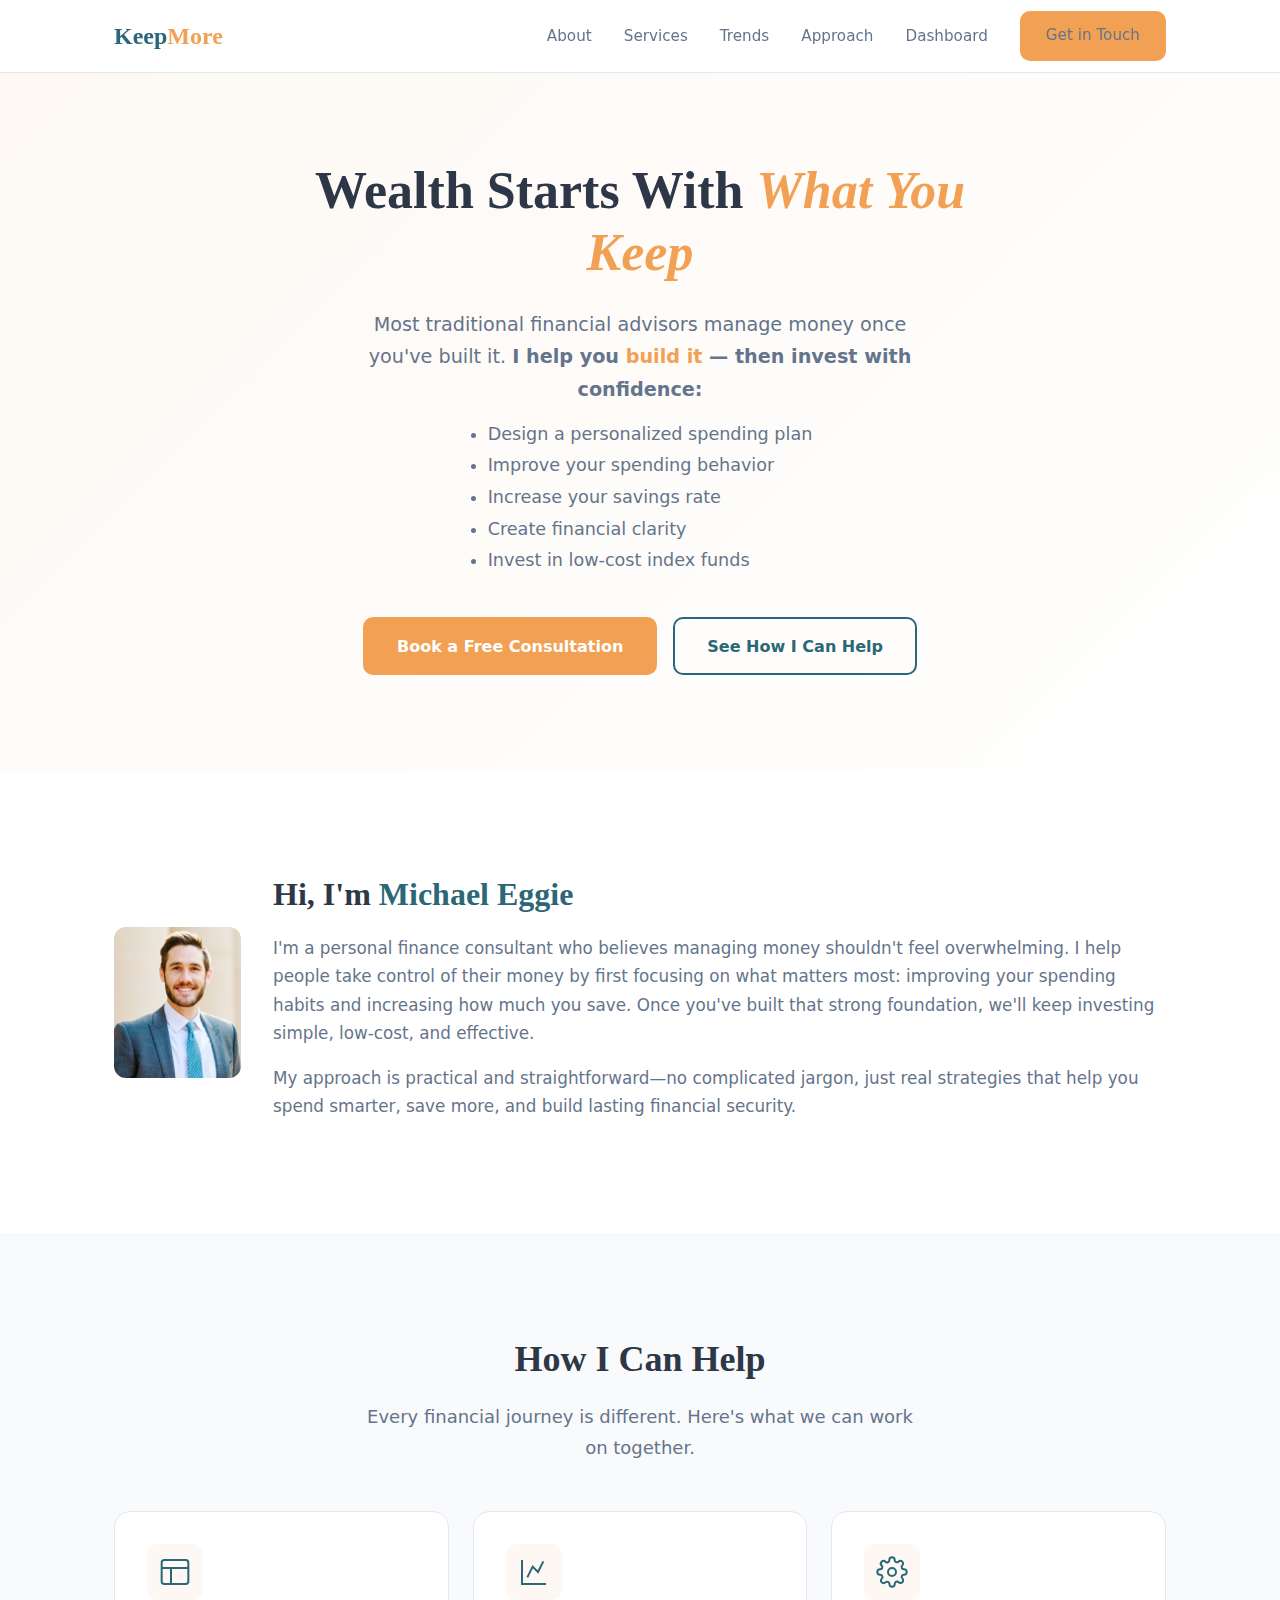
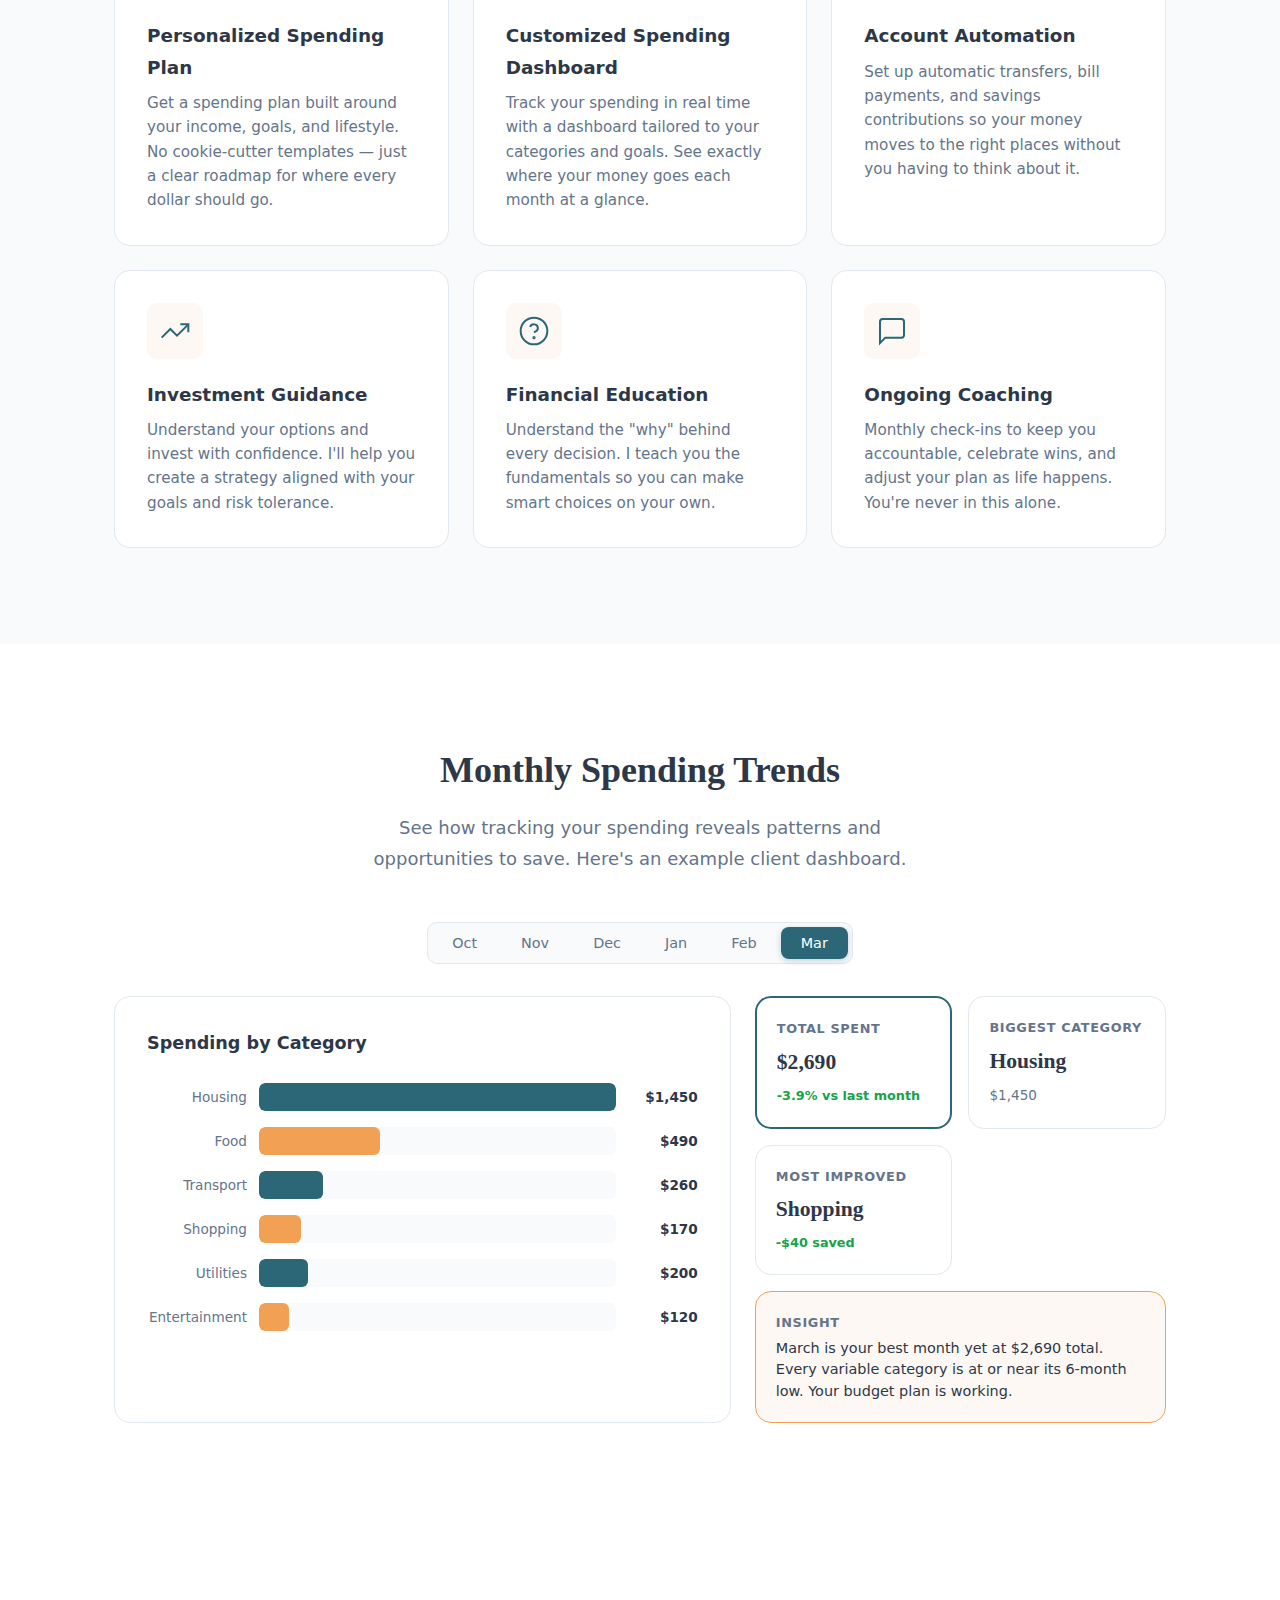
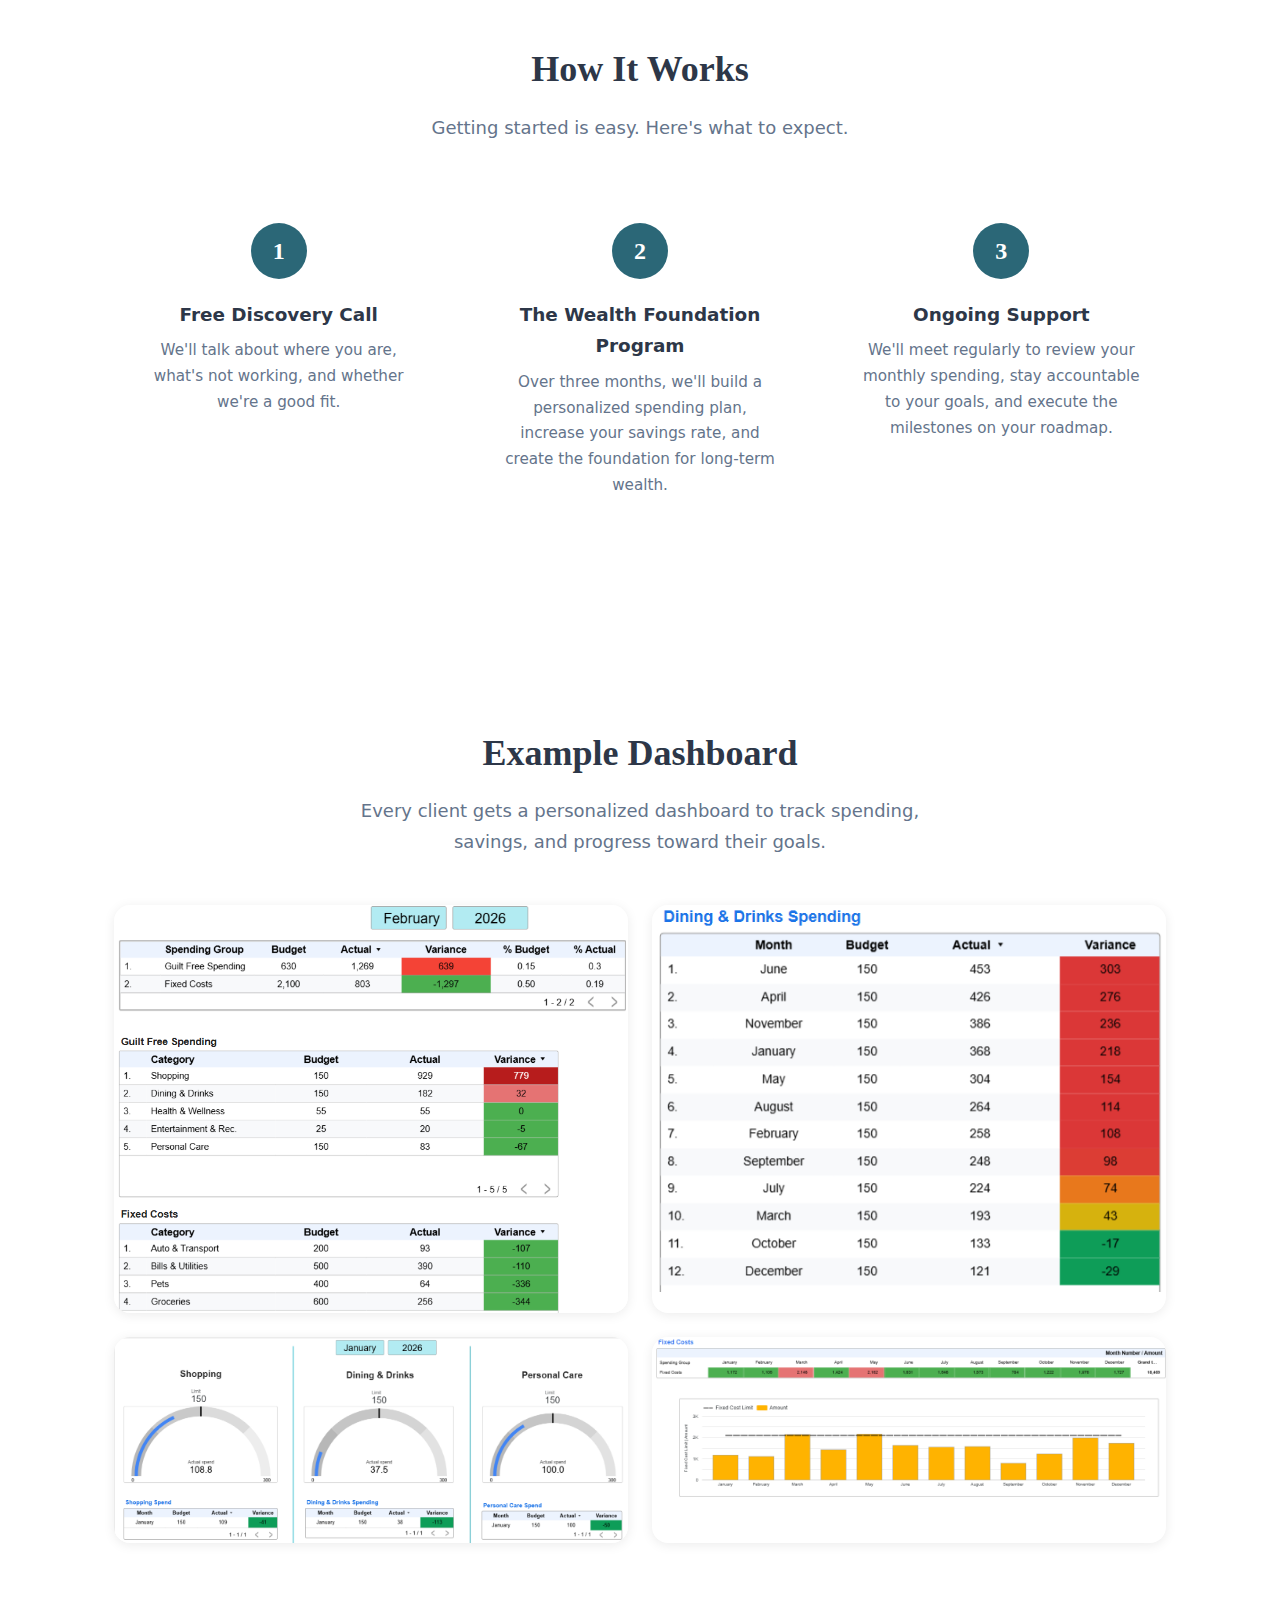
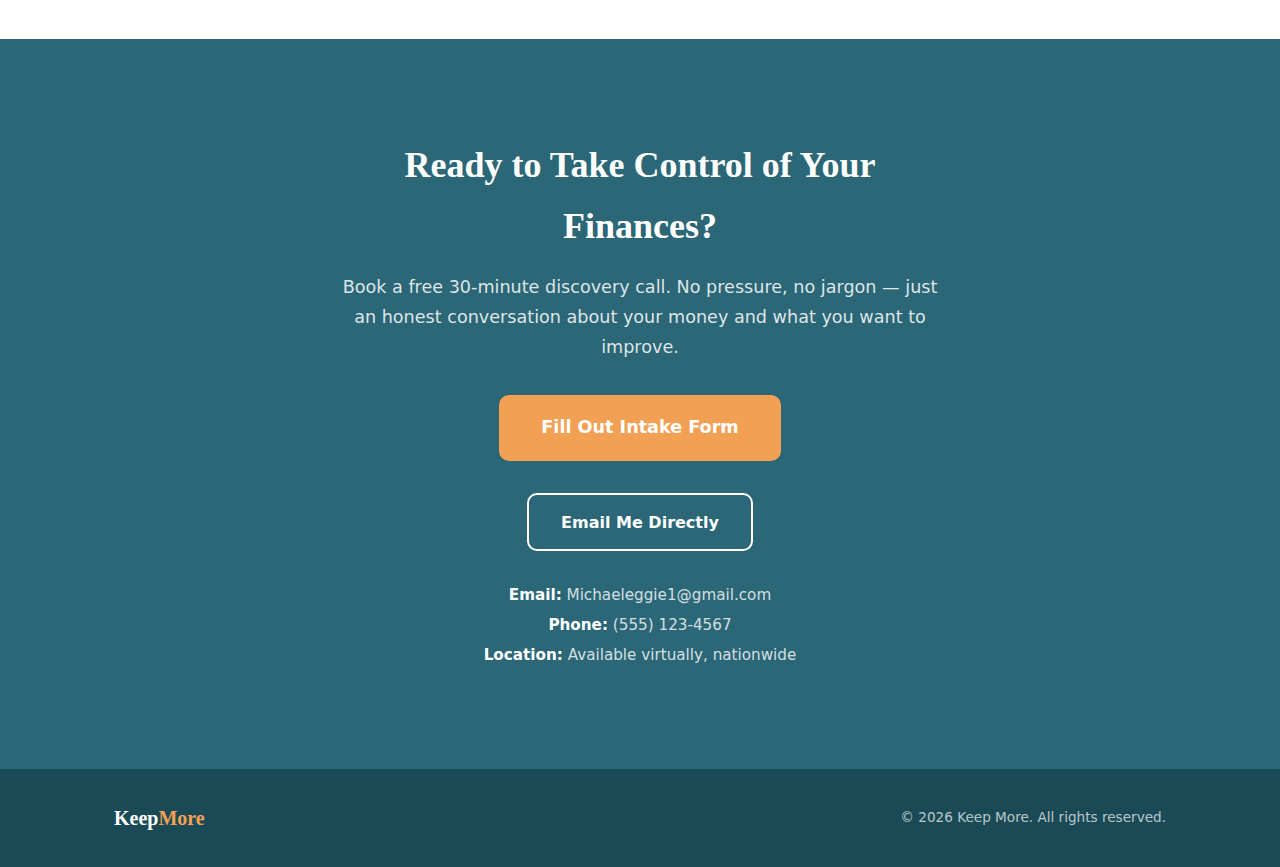
<file: index.html>
<!DOCTYPE html>
<html lang="en">
<head>
  <meta charset="UTF-8">
  <meta name="viewport" content="width=device-width, initial-scale=1.0">
  <title>Keep More — Personal Finance Consulting</title>
  <meta name="description" content="Keep More helps you take control of your money with personalized financial consulting. Budgeting, investing, debt management, and more.">
  <link rel="stylesheet" href="styles.css">
</head>
<body>

  <!-- Navigation -->
  <header class="header">
    <nav class="nav container">
      <a href="#" class="logo">Keep<span>More</span></a>
      <button class="nav-toggle" aria-label="Toggle navigation">
        <span></span>
        <span></span>
        <span></span>
      </button>
      <ul class="nav-links">
        <li><a href="#about">About</a></li>
        <li><a href="#services">Services</a></li>
        <li><a href="#spending-trends">Trends</a></li>
        <li><a href="#approach">Approach</a></li>
        <li><a href="#dashboard">Dashboard</a></li>

        <li><a href="#contact" class="btn btn-nav">Get in Touch</a></li>
      </ul>
    </nav>
  </header>

  <!-- Hero -->
  <section class="hero">
    <div class="container">
      <h1>Wealth Starts With <em>What You Keep</em></h1>
      <p class="hero-subtitle">
        Most traditional financial advisors manage money once you've built it. <strong>I help you <span class="text-accent">build it</span> — then invest with confidence:</strong>
      </p>
      <ul class="hero-list">
        <li>Design a personalized spending plan</li>
        <li>Improve your spending behavior</li>
        <li>Increase your savings rate</li>
        <li>Create financial clarity</li>
        <li>Invest in low-cost index funds</li>
      </ul>
      <div class="hero-actions">
        <a href="https://docs.google.com/forms/d/e/1FAIpQLSep8M1w9MT7LBPh0g2b52g4EGg_-ZR1tHstMb9JxGPubkHI6g/viewform?usp=dialog" target="_blank" class="btn btn-primary">Book a Free Consultation</a>
        <a href="#services" class="btn btn-outline">See How I Can Help</a>
      </div>
    </div>
  </section>

  <!-- About -->
  <section id="about" class="about">
    <div class="container about-grid">
      <div class="about-image">
        <img src="Headshot.png" alt="Headshot photo">
      </div>
      <div class="about-content">
        <h2>Hi, I'm <span class="highlight">Michael Eggie</span></h2>
        <p>I'm a personal finance consultant who believes managing money shouldn't feel overwhelming. I help people take control of their money by first focusing on what matters most: improving your spending habits and increasing how much you save. Once you've built that strong foundation, we'll keep investing simple, low-cost, and effective.</p>
        <p>My approach is practical and straightforward—no complicated jargon, just real strategies that help you spend smarter, save more, and build lasting financial security.</p>
      </div>
    </div>
  </section>

  <!-- Services -->
  <section id="services" class="services">
    <div class="container">
      <h2>How I Can Help</h2>
      <p class="section-subtitle">Every financial journey is different. Here's what we can work on together.</p>
      <div class="services-grid">
        <div class="service-card">
          <div class="service-icon">
            <svg viewBox="0 0 24 24" fill="none" stroke="currentColor" stroke-width="1.5" width="32" height="32">
              <rect x="2" y="3" width="20" height="18" rx="2"/>
              <path d="M2 9h20M9 21V9"/>
            </svg>
          </div>
          <h3>Personalized Spending Plan</h3>
          <p>Get a spending plan built around your income, goals, and lifestyle. No cookie-cutter templates — just a clear roadmap for where every dollar should go.</p>
        </div>
        <div class="service-card">
          <div class="service-icon">
            <svg viewBox="0 0 24 24" fill="none" stroke="currentColor" stroke-width="1.5" width="32" height="32">
              <path d="M3 3v18h18"/>
              <path d="M7 16l4-8 4 4 4-8"/>
            </svg>
          </div>
          <h3>Customized Spending Dashboard</h3>
          <p>Track your spending in real time with a dashboard tailored to your categories and goals. See exactly where your money goes each month at a glance.</p>
        </div>
        <div class="service-card">
          <div class="service-icon">
            <svg viewBox="0 0 24 24" fill="none" stroke="currentColor" stroke-width="1.5" width="32" height="32">
              <circle cx="12" cy="12" r="3"/>
              <path d="M19.4 15a1.65 1.65 0 0 0 .33 1.82l.06.06a2 2 0 1 1-2.83 2.83l-.06-.06a1.65 1.65 0 0 0-1.82-.33 1.65 1.65 0 0 0-1 1.51V21a2 2 0 0 1-4 0v-.09A1.65 1.65 0 0 0 9 19.4a1.65 1.65 0 0 0-1.82.33l-.06.06a2 2 0 1 1-2.83-2.83l.06-.06A1.65 1.65 0 0 0 4.68 15a1.65 1.65 0 0 0-1.51-1H3a2 2 0 0 1 0-4h.09A1.65 1.65 0 0 0 4.6 9a1.65 1.65 0 0 0-.33-1.82l-.06-.06a2 2 0 1 1 2.83-2.83l.06.06A1.65 1.65 0 0 0 9 4.68a1.65 1.65 0 0 0 1-1.51V3a2 2 0 0 1 4 0v.09a1.65 1.65 0 0 0 1 1.51 1.65 1.65 0 0 0 1.82-.33l.06-.06a2 2 0 1 1 2.83 2.83l-.06.06A1.65 1.65 0 0 0 19.4 9a1.65 1.65 0 0 0 1.51 1H21a2 2 0 0 1 0 4h-.09a1.65 1.65 0 0 0-1.51 1z"/>
            </svg>
          </div>
          <h3>Account Automation</h3>
          <p>Set up automatic transfers, bill payments, and savings contributions so your money moves to the right places without you having to think about it.</p>
        </div>
        <div class="service-card">
          <div class="service-icon">
            <svg viewBox="0 0 24 24" fill="none" stroke="currentColor" stroke-width="1.5" width="32" height="32">
              <polyline points="22 7 13.5 15.5 8.5 10.5 2 17"/>
              <polyline points="16 7 22 7 22 13"/>
            </svg>
          </div>
          <h3>Investment Guidance</h3>
          <p>Understand your options and invest with confidence. I'll help you create a strategy aligned with your goals and risk tolerance.</p>
        </div>
        <div class="service-card">
          <div class="service-icon">
            <svg viewBox="0 0 24 24" fill="none" stroke="currentColor" stroke-width="1.5" width="32" height="32">
              <circle cx="12" cy="12" r="10"/>
              <path d="M9.09 9a3 3 0 0 1 5.83 1c0 2-3 3-3 3"/>
              <circle cx="12" cy="17" r="0.5"/>
            </svg>
          </div>
          <h3>Financial Education</h3>
          <p>Understand the "why" behind every decision. I teach you the fundamentals so you can make smart choices on your own.</p>
        </div>
        <div class="service-card">
          <div class="service-icon">
            <svg viewBox="0 0 24 24" fill="none" stroke="currentColor" stroke-width="1.5" width="32" height="32">
              <path d="M21 15a2 2 0 0 1-2 2H7l-4 4V5a2 2 0 0 1 2-2h14a2 2 0 0 1 2 2z"/>
            </svg>
          </div>
          <h3>Ongoing Coaching</h3>
          <p>Monthly check-ins to keep you accountable, celebrate wins, and adjust your plan as life happens. You're never in this alone.</p>
        </div>
      </div>
    </div>
  </section>

  <!-- Monthly Spending Trends -->
  <section id="spending-trends" class="spending-trends">
    <div class="container">
      <h2>Monthly Spending Trends</h2>
      <p class="section-subtitle">See how tracking your spending reveals patterns and opportunities to save. Here's an example client dashboard.</p>

      <div class="trends-dashboard">
        <!-- Month selector -->
        <div class="trends-controls">
          <div class="month-tabs">
            <button class="month-tab" data-month="0">Oct</button>
            <button class="month-tab" data-month="1">Nov</button>
            <button class="month-tab" data-month="2">Dec</button>
            <button class="month-tab" data-month="3">Jan</button>
            <button class="month-tab" data-month="4">Feb</button>
            <button class="month-tab active" data-month="5">Mar</button>
          </div>
        </div>

        <div class="trends-grid">
          <!-- Bar chart -->
          <div class="trends-chart-card">
            <h3>Spending by Category</h3>
            <div class="chart-bars" id="categoryChart">
              <div class="chart-bar-row">
                <span class="bar-label">Housing</span>
                <div class="bar-track">
                  <div class="bar-fill" data-category="housing" style="--bar-width: 0%"></div>
                </div>
                <span class="bar-value" data-category="housing">$0</span>
              </div>
              <div class="chart-bar-row">
                <span class="bar-label">Food</span>
                <div class="bar-track">
                  <div class="bar-fill accent" data-category="food" style="--bar-width: 0%"></div>
                </div>
                <span class="bar-value" data-category="food">$0</span>
              </div>
              <div class="chart-bar-row">
                <span class="bar-label">Transport</span>
                <div class="bar-track">
                  <div class="bar-fill" data-category="transport" style="--bar-width: 0%"></div>
                </div>
                <span class="bar-value" data-category="transport">$0</span>
              </div>
              <div class="chart-bar-row">
                <span class="bar-label">Shopping</span>
                <div class="bar-track">
                  <div class="bar-fill accent" data-category="shopping" style="--bar-width: 0%"></div>
                </div>
                <span class="bar-value" data-category="shopping">$0</span>
              </div>
              <div class="chart-bar-row">
                <span class="bar-label">Utilities</span>
                <div class="bar-track">
                  <div class="bar-fill" data-category="utilities" style="--bar-width: 0%"></div>
                </div>
                <span class="bar-value" data-category="utilities">$0</span>
              </div>
              <div class="chart-bar-row">
                <span class="bar-label">Entertainment</span>
                <div class="bar-track">
                  <div class="bar-fill accent" data-category="entertainment" style="--bar-width: 0%"></div>
                </div>
                <span class="bar-value" data-category="entertainment">$0</span>
              </div>
            </div>
          </div>

          <!-- Summary cards -->
          <div class="trends-summary">
            <div class="summary-card total-card">
              <span class="summary-label">Total Spent</span>
              <strong class="summary-value" id="totalSpent">$0</strong>
              <span class="summary-change" id="totalChange"></span>
            </div>
            <div class="summary-card">
              <span class="summary-label">Biggest Category</span>
              <strong class="summary-value" id="biggestCategory">—</strong>
              <span class="summary-detail" id="biggestAmount">$0</span>
            </div>
            <div class="summary-card">
              <span class="summary-label">Most Improved</span>
              <strong class="summary-value" id="mostImproved">—</strong>
              <span class="summary-change positive" id="improvedAmount"></span>
            </div>
            <div class="summary-card insight-card">
              <span class="summary-label">Insight</span>
              <p class="summary-insight" id="monthInsight">Select a month to see insights.</p>
            </div>
          </div>
        </div>

      </div>
    </div>
  </section>

  <!-- Approach -->
  <section id="approach" class="approach">
    <div class="container">
      <h2>How It Works</h2>
      <p class="section-subtitle">Getting started is easy. Here's what to expect.</p>
      <div class="steps">
        <div class="step">
          <div class="step-number">1</div>
          <h3>Free Discovery Call</h3>
          <p>We'll talk about where you are, what's not working, and whether we're a good fit.</p>
        </div>
        <div class="step">
          <div class="step-number">2</div>
          <h3>The Wealth Foundation Program</h3>
          <p>Over three months, we'll build a personalized spending plan, increase your savings rate, and create the foundation for long-term wealth.</p>
        </div>
        <div class="step">
          <div class="step-number">3</div>
          <h3>Ongoing Support</h3>
          <p>We'll meet regularly to review your monthly spending, stay accountable to your goals, and execute the milestones on your roadmap.</p>
        </div>
      </div>
    </div>
  </section>

  <!-- Example Dashboard -->
  <section id="dashboard" class="dashboard">
    <div class="container">
      <h2>Example Dashboard</h2>
      <p class="section-subtitle">Every client gets a personalized dashboard to track spending, savings, and progress toward their goals.</p>
      <div class="dashboard-grid">
        <div class="dashboard-card">
          <img src="dashboard-6.png" alt="Dashboard screenshot 6">
        </div>
        <div class="dashboard-card">
          <img src="dashboard-5.png" alt="Dashboard screenshot 5">
        </div>
        <div class="dashboard-card">
          <img src="dashboard-8.png" alt="Dashboard screenshot 8">
        </div>
        <div class="dashboard-card">
          <img src="dashboard-7.png" alt="Dashboard screenshot 7">
        </div>
      </div>
    </div>
  </section>

  <!-- Testimonials (hidden for now — uncomment when ready)
  <section id="testimonials" class="testimonials">
    <div class="container">
      <h2>What Clients Say</h2>
      <p class="section-subtitle">Don't take my word for it — hear from people I've worked with.</p>
      <div class="testimonials-grid">
        <div class="testimonial-card">
          <div class="stars">&#9733;&#9733;&#9733;&#9733;&#9733;</div>
          <p>"I went from living paycheck to paycheck to saving $1,000 a month. The guidance was practical, not preachy. I finally feel in control."</p>
          <div class="testimonial-author">
            <strong>— Sarah M.</strong>
            <span>Marketing Manager</span>
          </div>
        </div>
        <div class="testimonial-card">
          <div class="stars">&#9733;&#9733;&#9733;&#9733;&#9733;</div>
          <p>"I was terrified of investing. Now I have a diversified portfolio and actually understand what's in it. Best decision I've made."</p>
          <div class="testimonial-author">
            <strong>— James T.</strong>
            <span>Small Business Owner</span>
          </div>
        </div>
        <div class="testimonial-card">
          <div class="stars">&#9733;&#9733;&#9733;&#9733;&#9733;</div>
          <p>"The sessions are honestly fun. I never thought I'd say that about financial planning. Highly recommend to anyone feeling lost with money."</p>
          <div class="testimonial-author">
            <strong>— Priya K.</strong>
            <span>Software Engineer</span>
          </div>
        </div>
      </div>
    </div>
  </section>
  -->

  <!-- Contact / CTA -->
  <section id="contact" class="contact">
    <div class="container">
      <div class="contact-content">
        <h2>Ready to Take Control of Your Finances?</h2>
        <p>Book a free 30-minute discovery call. No pressure, no jargon — just an honest conversation about your money and what you want to improve.</p>
        <div class="contact-methods">
          <a href="https://docs.google.com/forms/d/e/1FAIpQLSep8M1w9MT7LBPh0g2b52g4EGg_-ZR1tHstMb9JxGPubkHI6g/viewform?usp=dialog" target="_blank" class="btn btn-primary">Fill Out Intake Form</a>
          <a href="mailto:Michaeleggie1@gmail.com" class="btn btn-outline" style="border-color: #fff; color: #fff;">Email Me Directly</a>
          <div class="contact-details">
            <p><strong>Email:</strong> Michaeleggie1@gmail.com</p>
            <p><strong>Phone:</strong> (555) 123-4567</p>
            <p><strong>Location:</strong> Available virtually, nationwide</p>
          </div>
        </div>
      </div>
    </div>
  </section>

  <!-- Footer -->
  <footer class="footer">
    <div class="container footer-content">
      <a href="#" class="logo">Keep<span>More</span></a>
      <p>&copy; 2026 Keep More. All rights reserved.</p>
    </div>
  </footer>

  <script src="script.js"></script>
</body>
</html>
</file>
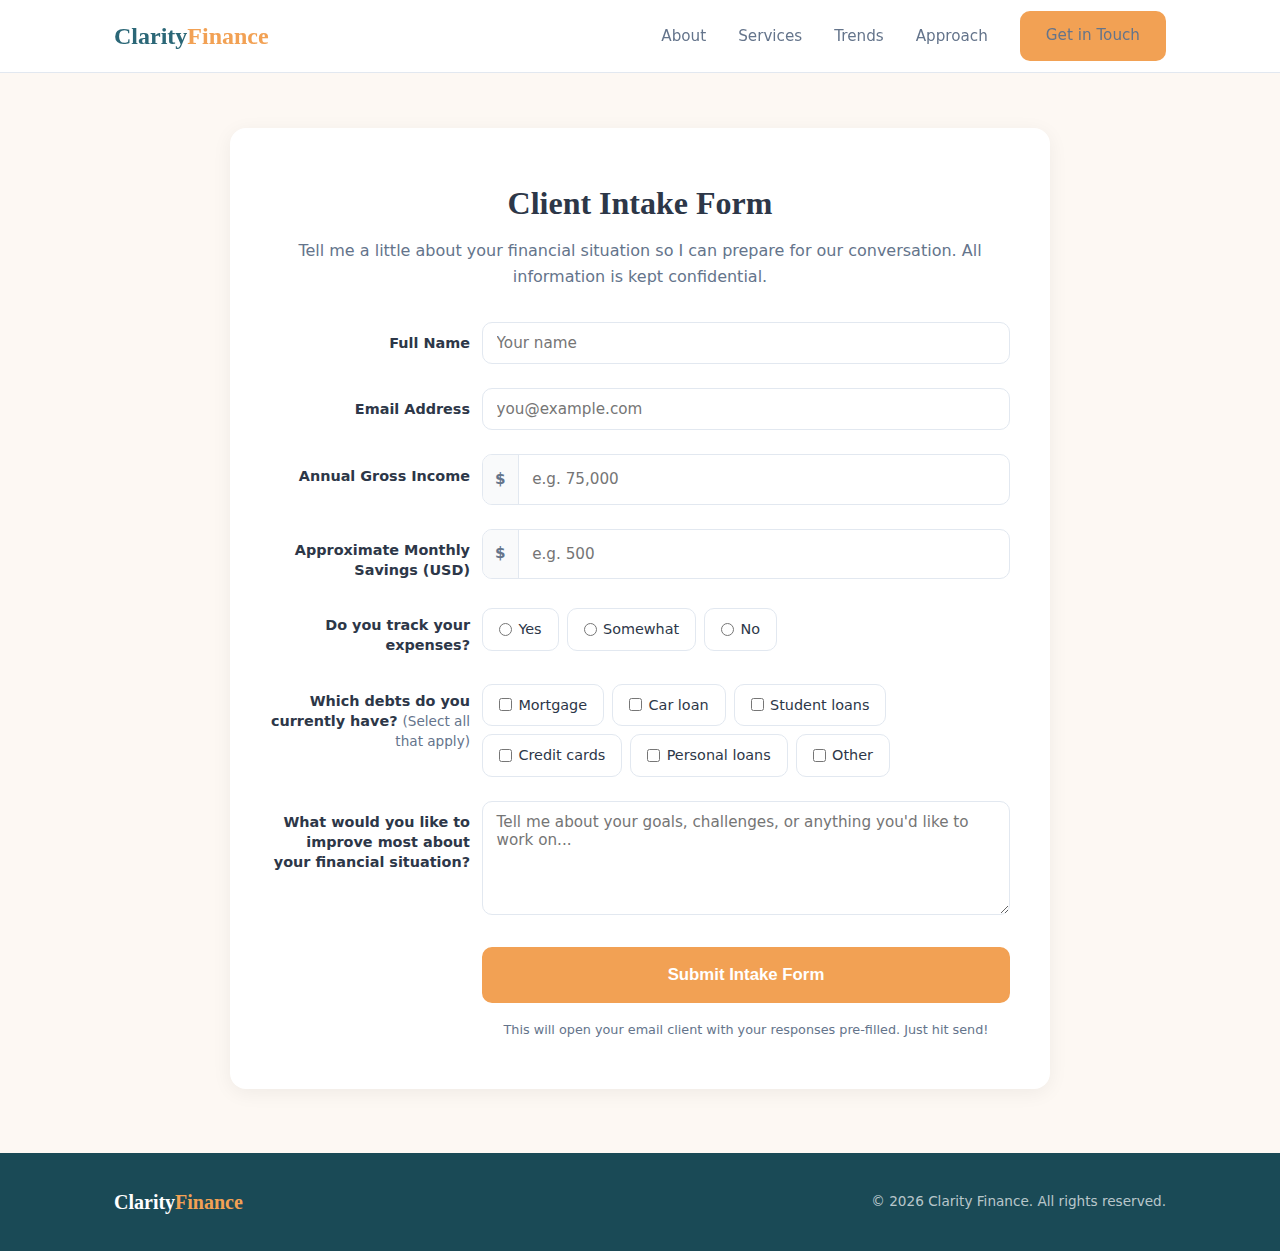
<file: intake.html>
<!DOCTYPE html>
<html lang="en">
<head>
  <meta charset="UTF-8">
  <meta name="viewport" content="width=device-width, initial-scale=1.0">
  <title>Client Intake — Clarity Finance</title>
  <meta name="description" content="Fill out this short intake form so we can learn more about your financial situation and goals.">
  <link rel="stylesheet" href="styles.css">
</head>
<body>

  <!-- Navigation -->
  <header class="header">
    <nav class="nav container">
      <a href="index.html" class="logo">Clarity<span>Finance</span></a>
      <button class="nav-toggle" aria-label="Toggle navigation">
        <span></span>
        <span></span>
        <span></span>
      </button>
      <ul class="nav-links">
        <li><a href="index.html#about">About</a></li>
        <li><a href="index.html#services">Services</a></li>
        <li><a href="index.html#spending-trends">Trends</a></li>
        <li><a href="index.html#approach">Approach</a></li>
        <li><a href="index.html#contact" class="btn btn-nav">Get in Touch</a></li>
      </ul>
    </nav>
  </header>

  <!-- Intake Form -->
  <section class="intake-section">
    <div class="container">
      <div class="intake-card">
        <h1>Client Intake Form</h1>
        <p class="intake-subtitle">Tell me a little about your financial situation so I can prepare for our conversation. All information is kept confidential.</p>

        <form id="intakeForm" class="intake-form">
          <!-- Name -->
          <div class="form-group">
            <label for="name">Full Name</label>
            <input type="text" id="name" name="name" required placeholder="Your name">
          </div>

          <!-- Email -->
          <div class="form-group">
            <label for="email">Email Address</label>
            <input type="email" id="email" name="email" required placeholder="you@example.com">
          </div>

          <!-- Annual Income -->
          <div class="form-group">
            <label for="income">Annual Gross Income</label>
            <div class="input-prefix">
              <span>$</span>
              <input type="text" id="income" name="income" required placeholder="e.g. 75,000">
            </div>
          </div>

          <!-- Monthly Savings -->
          <div class="form-group">
            <label for="savings">Approximate Monthly Savings (USD)</label>
            <div class="input-prefix">
              <span>$</span>
              <input type="text" id="savings" name="savings" required placeholder="e.g. 500">
            </div>
          </div>

          <!-- Track Expenses -->
          <div class="form-group">
            <label>Do you track your expenses?</label>
            <div class="radio-group">
              <label class="radio-label">
                <input type="radio" name="track_expenses" value="Yes" required>
                <span>Yes</span>
              </label>
              <label class="radio-label">
                <input type="radio" name="track_expenses" value="Somewhat">
                <span>Somewhat</span>
              </label>
              <label class="radio-label">
                <input type="radio" name="track_expenses" value="No">
                <span>No</span>
              </label>
            </div>
          </div>

          <!-- Debts -->
          <div class="form-group">
            <label>Which debts do you currently have? <span class="label-hint">(Select all that apply)</span></label>
            <div class="checkbox-group">
              <label class="checkbox-label">
                <input type="checkbox" name="debts" value="Mortgage">
                <span>Mortgage</span>
              </label>
              <label class="checkbox-label">
                <input type="checkbox" name="debts" value="Car loan">
                <span>Car loan</span>
              </label>
              <label class="checkbox-label">
                <input type="checkbox" name="debts" value="Student loans">
                <span>Student loans</span>
              </label>
              <label class="checkbox-label">
                <input type="checkbox" name="debts" value="Credit cards">
                <span>Credit cards</span>
              </label>
              <label class="checkbox-label">
                <input type="checkbox" name="debts" value="Personal loans">
                <span>Personal loans</span>
              </label>
              <label class="checkbox-label">
                <input type="checkbox" name="debts" value="Other">
                <span>Other</span>
              </label>
            </div>
          </div>

          <!-- Financial Goals -->
          <div class="form-group">
            <label for="goals">What would you like to improve most about your financial situation?</label>
            <textarea id="goals" name="goals" rows="5" required placeholder="Tell me about your goals, challenges, or anything you'd like to work on..."></textarea>
          </div>

          <button type="submit" class="btn btn-primary btn-submit">Submit Intake Form</button>
          <p class="form-note">This will open your email client with your responses pre-filled. Just hit send!</p>
        </form>
      </div>
    </div>
  </section>

  <!-- Footer -->
  <footer class="footer">
    <div class="container footer-content">
      <a href="index.html" class="logo">Clarity<span>Finance</span></a>
      <p>&copy; 2026 Clarity Finance. All rights reserved.</p>
    </div>
  </footer>

  <script src="script.js"></script>
</body>
</html>
</file>
<file: styles.css>
/* ===========================
   CSS Variables & Reset
   =========================== */

:root {
  /* Colors — warm, professional palette */
  --color-primary: #2b6777;
  --color-primary-dark: #1a4a56;
  --color-primary-light: #c8d8e4;
  --color-accent: #f2a154;
  --color-accent-dark: #d88a3e;
  --color-bg: #ffffff;
  --color-bg-alt: #f9fafb;
  --color-bg-warm: #fdf8f3;
  --color-text: #2d3748;
  --color-text-light: #64748b;
  --color-border: #e2e8f0;

  /* Typography */
  --font-main: 'Segoe UI', system-ui, -apple-system, sans-serif;
  --font-heading: Georgia, 'Times New Roman', serif;

  /* Spacing */
  --section-padding: 6rem 0;
  --container-width: 1100px;
  --radius: 10px;
  --radius-lg: 16px;
}

.text-accent {
  color: var(--color-accent);
}

*,
*::before,
*::after {
  margin: 0;
  padding: 0;
  box-sizing: border-box;
}

html {
  scroll-behavior: smooth;
  scroll-padding-top: 80px;
}

body {
  font-family: var(--font-main);
  color: var(--color-text);
  line-height: 1.7;
  background: var(--color-bg);
}

img {
  max-width: 100%;
  display: block;
}

a {
  text-decoration: none;
  color: inherit;
}

/* ===========================
   Utilities
   =========================== */

.container {
  max-width: var(--container-width);
  margin: 0 auto;
  padding: 0 1.5rem;
}

.highlight {
  color: var(--color-primary);
}

.section-subtitle {
  color: var(--color-text-light);
  font-size: 1.125rem;
  max-width: 560px;
  margin: 0 auto 3rem;
  text-align: center;
}

h2 {
  font-family: var(--font-heading);
  font-size: 2.25rem;
  text-align: center;
  margin-bottom: 0.75rem;
  color: var(--color-text);
}

/* ===========================
   Buttons
   =========================== */

.btn {
  display: inline-block;
  padding: 0.85rem 2rem;
  border-radius: var(--radius);
  font-size: 1rem;
  font-weight: 600;
  transition: all 0.25s ease;
  cursor: pointer;
  border: 2px solid transparent;
}

.btn-primary {
  background: var(--color-accent);
  color: #fff;
  border-color: var(--color-accent);
}

.btn-primary:hover {
  background: var(--color-accent-dark);
  border-color: var(--color-accent-dark);
  transform: translateY(-1px);
  box-shadow: 0 4px 12px rgba(242, 161, 84, 0.35);
}

.btn-outline {
  background: transparent;
  color: var(--color-primary);
  border-color: var(--color-primary);
}

.btn-outline:hover {
  background: var(--color-primary);
  color: #fff;
  transform: translateY(-1px);
}

.btn-nav {
  padding: 0.6rem 1.5rem;
  background: var(--color-accent);
  color: #fff;
  border-radius: var(--radius);
}

.btn-nav:hover {
  background: var(--color-accent-dark);
}

/* ===========================
   Header / Navigation
   =========================== */

.header {
  position: fixed;
  top: 0;
  left: 0;
  right: 0;
  z-index: 1000;
  background: rgba(255, 255, 255, 0.95);
  backdrop-filter: blur(8px);
  border-bottom: 1px solid var(--color-border);
}

.nav {
  display: flex;
  align-items: center;
  justify-content: space-between;
  height: 72px;
}

.logo {
  font-family: var(--font-heading);
  font-size: 1.5rem;
  font-weight: 700;
  color: var(--color-primary);
}

.logo span {
  color: var(--color-accent);
}

.nav-links {
  display: flex;
  align-items: center;
  gap: 2rem;
  list-style: none;
}

.nav-links a {
  font-size: 0.95rem;
  font-weight: 500;
  color: var(--color-text-light);
  transition: color 0.2s;
}

.nav-links a:hover {
  color: var(--color-primary);
}

.nav-toggle {
  display: none;
  flex-direction: column;
  gap: 5px;
  background: none;
  border: none;
  cursor: pointer;
  padding: 4px;
}

.nav-toggle span {
  display: block;
  width: 24px;
  height: 2px;
  background: var(--color-text);
  border-radius: 2px;
  transition: all 0.3s ease;
}

/* ===========================
   Hero
   =========================== */

.hero {
  padding: 10rem 0 6rem;
  background: linear-gradient(135deg, var(--color-bg-warm) 0%, var(--color-bg) 100%);
  text-align: center;
}

.hero h1 {
  font-family: var(--font-heading);
  font-size: 3.25rem;
  line-height: 1.2;
  max-width: 700px;
  margin: 0 auto 1.5rem;
  color: var(--color-text);
}

.hero h1 em {
  color: var(--color-accent);
  font-style: italic;
}

.hero-subtitle {
  font-size: 1.2rem;
  color: var(--color-text-light);
  max-width: 560px;
  margin: 0 auto 0.75rem;
}

.hero-list {
  list-style: disc;
  text-align: left;
  display: inline-block;
  margin: 0 auto 2.5rem;
  color: var(--color-text-light);
  font-size: 1.1rem;
  line-height: 1.8;
  padding-left: 1.25rem;
}

.hero-actions {
  display: flex;
  gap: 1rem;
  justify-content: center;
  flex-wrap: wrap;
}

/* ===========================
   About
   =========================== */

.about {
  padding: var(--section-padding);
  background: var(--color-bg);
}

.about-grid {
  display: grid;
  grid-template-columns: auto 1fr;
  gap: 2rem;
  align-items: center;
}

.about-image {
  display: flex;
  justify-content: center;
  align-items: center;
}

.about-image img {
  border-radius: 12px;
  display: block;
}

.about-content h2 {
  text-align: left;
  font-size: 2rem;
}

.about-content p {
  color: var(--color-text-light);
  margin-bottom: 1rem;
  font-size: 1.05rem;
}

.about-stats {
  display: flex;
  gap: 2.5rem;
  margin-top: 2rem;
  padding-top: 2rem;
  border-top: 1px solid var(--color-border);
}

.stat strong {
  display: block;
  font-size: 1.75rem;
  color: var(--color-primary);
  font-family: var(--font-heading);
}

.stat span {
  font-size: 0.85rem;
  color: var(--color-text-light);
}

/* ===========================
   Services
   =========================== */

.services {
  padding: var(--section-padding);
  background: var(--color-bg-alt);
}

.services-grid {
  display: grid;
  grid-template-columns: repeat(3, 1fr);
  gap: 1.5rem;
}

.service-card {
  background: var(--color-bg);
  border: 1px solid var(--color-border);
  border-radius: var(--radius-lg);
  padding: 2rem;
  transition: transform 0.25s ease, box-shadow 0.25s ease;
}

.service-card:hover {
  transform: translateY(-4px);
  box-shadow: 0 8px 24px rgba(0, 0, 0, 0.08);
}

.service-icon {
  width: 56px;
  height: 56px;
  border-radius: var(--radius);
  background: var(--color-bg-warm);
  display: flex;
  align-items: center;
  justify-content: center;
  margin-bottom: 1.25rem;
  color: var(--color-primary);
}

.service-card h3 {
  font-size: 1.15rem;
  margin-bottom: 0.5rem;
  color: var(--color-text);
}

.service-card p {
  font-size: 0.95rem;
  color: var(--color-text-light);
  line-height: 1.6;
}

/* ===========================
   Monthly Spending Trends
   =========================== */

.spending-trends {
  padding: var(--section-padding);
  background: var(--color-bg);
}

.trends-dashboard {
  margin-top: 1rem;
}

/* Month tab selector */
.trends-controls {
  display: flex;
  justify-content: center;
  margin-bottom: 2rem;
}

.month-tabs {
  display: flex;
  gap: 0.25rem;
  background: var(--color-bg-alt);
  border-radius: var(--radius);
  padding: 0.25rem;
  border: 1px solid var(--color-border);
}

.month-tab {
  padding: 0.5rem 1.25rem;
  border: none;
  background: transparent;
  border-radius: calc(var(--radius) - 2px);
  font-size: 0.9rem;
  font-weight: 500;
  color: var(--color-text-light);
  cursor: pointer;
  transition: all 0.2s ease;
  font-family: var(--font-main);
}

.month-tab:hover {
  color: var(--color-text);
  background: var(--color-bg);
}

.month-tab.active {
  background: var(--color-primary);
  color: #fff;
  box-shadow: 0 2px 6px rgba(43, 103, 119, 0.25);
}

/* Trends grid: chart + summary */
.trends-grid {
  display: grid;
  grid-template-columns: 1.5fr 1fr;
  gap: 1.5rem;
  margin-bottom: 1.5rem;
}

/* Chart card */
.trends-chart-card {
  background: var(--color-bg);
  border: 1px solid var(--color-border);
  border-radius: var(--radius-lg);
  padding: 2rem;
}

.trends-chart-card h3 {
  font-size: 1.1rem;
  margin-bottom: 1.5rem;
  color: var(--color-text);
}

/* Horizontal bar chart */
.chart-bars {
  display: flex;
  flex-direction: column;
  gap: 1rem;
}

.chart-bar-row {
  display: grid;
  grid-template-columns: 100px 1fr 70px;
  align-items: center;
  gap: 0.75rem;
}

.bar-label {
  font-size: 0.85rem;
  color: var(--color-text-light);
  font-weight: 500;
  text-align: right;
}

.bar-track {
  height: 28px;
  background: var(--color-bg-alt);
  border-radius: 6px;
  overflow: hidden;
  position: relative;
}

.bar-fill {
  height: 100%;
  width: var(--bar-width);
  background: var(--color-primary);
  border-radius: 6px;
  transition: width 0.6s cubic-bezier(0.25, 0.46, 0.45, 0.94);
  min-width: 0;
}

.bar-fill.accent {
  background: var(--color-accent);
}

.bar-value {
  font-size: 0.85rem;
  font-weight: 600;
  color: var(--color-text);
  text-align: right;
}

/* Summary cards */
.trends-summary {
  display: grid;
  grid-template-columns: 1fr 1fr;
  gap: 1rem;
}

.summary-card {
  background: var(--color-bg);
  border: 1px solid var(--color-border);
  border-radius: var(--radius-lg);
  padding: 1.25rem;
  display: flex;
  flex-direction: column;
  gap: 0.25rem;
}

.summary-card.total-card {
  border-color: var(--color-primary);
  border-width: 2px;
}

.summary-label {
  font-size: 0.8rem;
  text-transform: uppercase;
  letter-spacing: 0.05em;
  color: var(--color-text-light);
  font-weight: 600;
}

.summary-value {
  font-family: var(--font-heading);
  font-size: 1.35rem;
  color: var(--color-text);
}

.summary-detail {
  font-size: 0.85rem;
  color: var(--color-text-light);
}

.summary-change {
  font-size: 0.8rem;
  font-weight: 600;
}

.summary-change.positive {
  color: #16a34a;
}

.summary-change.negative {
  color: #dc2626;
}

.summary-change.neutral {
  color: var(--color-text-light);
}

.insight-card {
  grid-column: 1 / -1;
  background: var(--color-bg-warm);
  border-color: var(--color-accent);
}

.summary-insight {
  font-size: 0.9rem;
  color: var(--color-text);
  line-height: 1.5;
}


/* ===========================
   Intake Form
   =========================== */

.intake-section {
  padding: 8rem 0 4rem;
  background: var(--color-bg-warm);
  min-height: calc(100vh - 72px);
}

.intake-card {
  max-width: 820px;
  margin: 0 auto;
  background: var(--color-bg);
  border-radius: var(--radius-lg);
  padding: 3rem 2.5rem;
  box-shadow: 0 4px 20px rgba(0, 0, 0, 0.06);
}

.intake-card h1 {
  font-family: var(--font-heading);
  font-size: 2rem;
  text-align: center;
  margin-bottom: 0.5rem;
  color: var(--color-text);
}

.intake-subtitle {
  text-align: center;
  color: var(--color-text-light);
  font-size: 1rem;
  margin-bottom: 2rem;
  line-height: 1.6;
}

.intake-form {
  display: flex;
  flex-direction: column;
  gap: 1.5rem;
}

.form-group {
  display: grid;
  grid-template-columns: 200px 1fr;
  gap: 0.75rem;
  align-items: start;
}

.form-group > label {
  font-size: 0.9rem;
  font-weight: 600;
  color: var(--color-text);
  padding-top: 0.7rem;
  text-align: right;
  line-height: 1.4;
}

.label-hint {
  font-weight: 400;
  color: var(--color-text-light);
  font-size: 0.85rem;
}

.form-group input[type="text"],
.form-group input[type="email"],
.form-group textarea {
  padding: 0.7rem 0.85rem;
  border: 1px solid var(--color-border);
  border-radius: var(--radius);
  font-size: 0.95rem;
  font-family: var(--font-main);
  color: var(--color-text);
  background: var(--color-bg);
  transition: border-color 0.2s;
}

.form-group input:focus,
.form-group textarea:focus {
  outline: none;
  border-color: var(--color-primary);
  box-shadow: 0 0 0 3px rgba(43, 103, 119, 0.1);
}

.form-group textarea {
  resize: vertical;
  min-height: 100px;
}

.input-prefix {
  display: flex;
  align-items: center;
  border: 1px solid var(--color-border);
  border-radius: var(--radius);
  overflow: hidden;
  transition: border-color 0.2s;
}

.input-prefix:focus-within {
  border-color: var(--color-primary);
  box-shadow: 0 0 0 3px rgba(43, 103, 119, 0.1);
}

.input-prefix span {
  padding: 0.7rem 0.75rem;
  background: var(--color-bg-alt);
  color: var(--color-text-light);
  font-weight: 600;
  font-size: 0.95rem;
  border-right: 1px solid var(--color-border);
}

.input-prefix input {
  border: none !important;
  flex: 1;
  box-shadow: none !important;
}

/* Radio & checkbox groups */
.radio-group,
.checkbox-group {
  display: flex;
  flex-wrap: wrap;
  gap: 0.5rem;
  margin-top: 0.25rem;
}

.radio-label,
.checkbox-label {
  display: flex;
  align-items: center;
  gap: 0.4rem;
  padding: 0.5rem 1rem;
  border: 1px solid var(--color-border);
  border-radius: var(--radius);
  cursor: pointer;
  font-size: 0.9rem;
  color: var(--color-text);
  transition: all 0.2s;
}

.radio-label:hover,
.checkbox-label:hover {
  border-color: var(--color-primary);
  background: rgba(43, 103, 119, 0.04);
}

.radio-label input:checked + span,
.checkbox-label input:checked + span {
  color: var(--color-primary);
  font-weight: 600;
}

.radio-label:has(input:checked),
.checkbox-label:has(input:checked) {
  border-color: var(--color-primary);
  background: rgba(43, 103, 119, 0.06);
}

.btn-submit {
  margin-top: 0.5rem;
  margin-left: calc(200px + 0.75rem);
  width: calc(100% - 200px - 0.75rem);
  font-size: 1.05rem;
  padding: 1rem;
  text-align: center;
}

.form-note {
  text-align: center;
  font-size: 0.8rem;
  color: var(--color-text-light);
  margin-top: -0.5rem;
  margin-left: calc(200px + 0.75rem);
}

@media (max-width: 680px) {
  .intake-card {
    padding: 2rem 1.25rem;
  }

  .intake-card h1 {
    font-size: 1.5rem;
  }

  .form-group {
    grid-template-columns: 1fr;
    gap: 0.4rem;
  }

  .form-group > label {
    text-align: left;
    padding-top: 0;
  }

  .btn-submit {
    margin-left: 0;
    width: 100%;
  }

  .form-note {
    margin-left: 0;
  }

  .checkbox-group {
    flex-direction: column;
  }
}

/* ===========================
   Approach / Steps
   =========================== */

.approach {
  padding: var(--section-padding);
  background: var(--color-bg);
}

.steps {
  display: grid;
  grid-template-columns: repeat(3, 1fr);
  gap: 2rem;
  margin-top: 1rem;
}

.step {
  text-align: center;
  padding: 2rem 1.5rem;
}

.step-number {
  width: 56px;
  height: 56px;
  border-radius: 50%;
  background: var(--color-primary);
  color: #fff;
  font-size: 1.5rem;
  font-weight: 700;
  display: flex;
  align-items: center;
  justify-content: center;
  margin: 0 auto 1.25rem;
  font-family: var(--font-heading);
}

.step h3 {
  font-size: 1.15rem;
  margin-bottom: 0.5rem;
}

.step p {
  color: var(--color-text-light);
  font-size: 0.95rem;
}

/* ===========================
   Testimonials
   =========================== */

.testimonials {
  padding: var(--section-padding);
  background: var(--color-bg-warm);
}

.testimonials-grid {
  display: grid;
  grid-template-columns: repeat(3, 1fr);
  gap: 1.5rem;
}

.testimonial-card {
  background: var(--color-bg);
  border-radius: var(--radius-lg);
  padding: 2rem;
  box-shadow: 0 2px 8px rgba(0, 0, 0, 0.04);
}

.stars {
  color: var(--color-accent);
  font-size: 1.1rem;
  margin-bottom: 1rem;
  letter-spacing: 2px;
}

.testimonial-card p {
  font-size: 0.95rem;
  color: var(--color-text-light);
  font-style: italic;
  line-height: 1.7;
  margin-bottom: 1.25rem;
}

.testimonial-author strong {
  display: block;
  font-size: 0.95rem;
  color: var(--color-text);
}

.testimonial-author span {
  font-size: 0.85rem;
  color: var(--color-text-light);
}

/* ===========================
   Example Dashboard
   =========================== */

.dashboard {
  padding: var(--section-padding);
  background: var(--color-bg);
}

.dashboard-grid {
  display: grid;
  grid-template-columns: repeat(2, 1fr);
  gap: 1.5rem;
  margin-top: 2rem;
}

.dashboard-card {
  background: #fff;
  border-radius: var(--radius-lg);
  overflow: hidden;
  box-shadow: 0 2px 12px rgba(0, 0, 0, 0.08);
}

.dashboard-card img {
  width: 100%;
  height: auto;
  display: block;
}

/* ===========================
   Contact / CTA
   =========================== */

.contact {
  padding: var(--section-padding);
  background: var(--color-primary);
  color: #fff;
}

.contact-content {
  text-align: center;
  max-width: 600px;
  margin: 0 auto;
}

.contact h2 {
  color: #fff;
  margin-bottom: 1rem;
}

.contact p {
  color: rgba(255, 255, 255, 0.85);
  font-size: 1.1rem;
  margin-bottom: 2rem;
}

.contact-methods {
  display: flex;
  flex-direction: column;
  align-items: center;
  gap: 2rem;
}

.contact .btn-primary {
  background: var(--color-accent);
  border-color: var(--color-accent);
  font-size: 1.1rem;
  padding: 1rem 2.5rem;
}

.contact .btn-primary:hover {
  background: var(--color-accent-dark);
  border-color: var(--color-accent-dark);
}

.contact-details p {
  font-size: 0.95rem;
  color: rgba(255, 255, 255, 0.8);
  margin-bottom: 0.25rem;
}

.contact-details strong {
  color: #fff;
}

/* ===========================
   Footer
   =========================== */

.footer {
  padding: 2rem 0;
  background: var(--color-primary-dark);
  color: rgba(255, 255, 255, 0.7);
}

.footer-content {
  display: flex;
  align-items: center;
  justify-content: space-between;
}

.footer .logo {
  font-size: 1.25rem;
  color: #fff;
}

.footer .logo span {
  color: var(--color-accent);
}

.footer p {
  font-size: 0.85rem;
}

/* ===========================
   Responsive Design
   =========================== */

@media (max-width: 900px) {
  .services-grid,
  .testimonials-grid,
  .steps {
    grid-template-columns: repeat(2, 1fr);
  }

  .trends-grid {
    grid-template-columns: 1fr;
  }

  .about-grid {
    grid-template-columns: 1fr;
    text-align: center;
    gap: 2rem;
  }

  .about-image img {
    margin: 0 auto;
  }

  .about-content h2 {
    text-align: center;
  }

  .about-stats {
    justify-content: center;
  }
}

@media (max-width: 680px) {
  :root {
    --section-padding: 4rem 0;
  }

  h2 {
    font-size: 1.75rem;
  }

  .hero {
    padding: 8rem 0 4rem;
  }

  .hero h1 {
    font-size: 2.25rem;
  }

  .hero-subtitle {
    font-size: 1.05rem;
  }

  .services-grid,
  .testimonials-grid,
  .steps {
    grid-template-columns: 1fr;
  }

  .trends-grid {
    grid-template-columns: 1fr;
  }

  .trends-summary {
    grid-template-columns: 1fr;
  }

  .chart-bar-row {
    grid-template-columns: 80px 1fr 60px;
  }

  .month-tabs {
    flex-wrap: wrap;
    justify-content: center;
  }

  .month-tab {
    padding: 0.4rem 0.9rem;
    font-size: 0.85rem;
  }

  /* Mobile nav */
  .nav-toggle {
    display: flex;
  }

  .nav-links {
    position: fixed;
    top: 72px;
    left: 0;
    right: 0;
    background: #fff;
    flex-direction: column;
    padding: 2rem;
    gap: 1.5rem;
    border-bottom: 1px solid var(--color-border);
    transform: translateY(-100%);
    opacity: 0;
    pointer-events: none;
    transition: all 0.3s ease;
  }

  .nav-links.active {
    transform: translateY(0);
    opacity: 1;
    pointer-events: all;
  }

  .footer-content {
    flex-direction: column;
    gap: 0.5rem;
    text-align: center;
  }

  .about-stats {
    flex-direction: column;
    gap: 1rem;
    align-items: center;
  }

  .hero-actions {
    flex-direction: column;
    align-items: center;
  }
}
</file>
